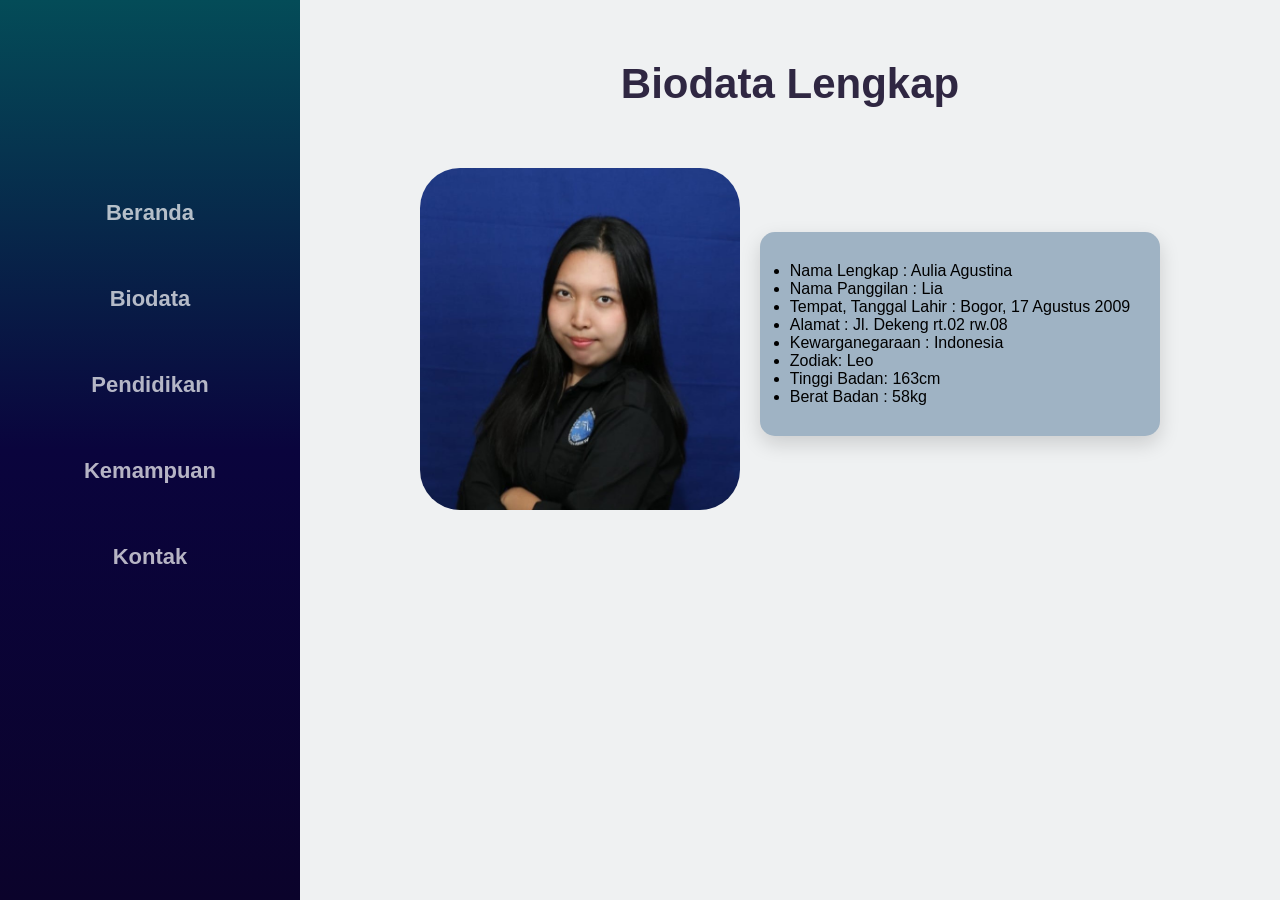
<file: biodata.html>
<!DOCTYPE html>
<html lang="id">
<head>
    <meta charset="UTF-8">
    <meta name="viewport" content="width=device-width, initial-scale=1.0">
    <title>Biodata Lengkap - Aulia</title>
    <link rel="stylesheet" href="biodata.css">
</head>
<body>

<div class="container">
    <aside class="sidebar">
        <nav>
            <ul>
            <li><a href="home.html">Beranda</a></li>
            <li><a href="biodata.html">Biodata</a></li>
            <li><a href="education.html">Pendidikan</a></li>
            <li><a href="skills.html">Kemampuan</a></li>
            <li><a href="contact.html">Kontak</a></li>
            </ul>
        </nav>
    </aside>

    <main class="content">
        <section class="education">
            <h1>Biodata Lengkap</h1>
            <div class="timeline">
            <div class="top-section">
            <img src="poto/pplg.jpeg" class="group-img">

        <div class="timeline-item left">
        <div class="card">
             <ul>
        <li>Nama Lengkap : Aulia Agustina</li>
        <li>Nama Panggilan : Lia</li>
        <li>Tempat, Tanggal Lahir : Bogor, 17 Agustus 2009</li>
        <li>Alamat : Jl. Dekeng rt.02 rw.08</li>
        <li>Kewarganegaraan : Indonesia</li>
        <li>Zodiak: Leo</li>
        <li>Tinggi Badan: 163cm</li>
        <li>Berat Badan : 58kg</li>
            </ul>
        </div>
    </section>
    </main>
</div>
</body>
</html>
</file>
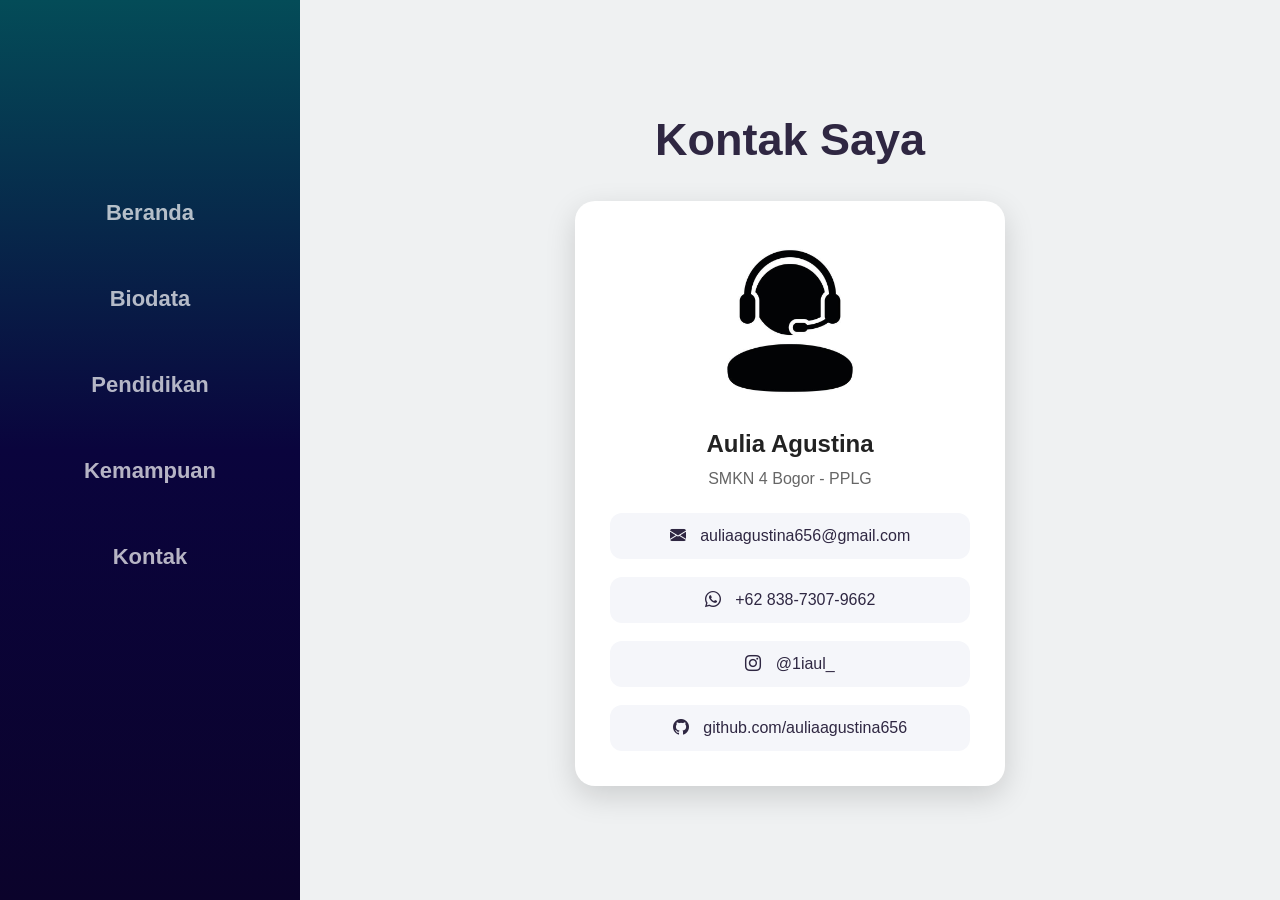
<file: contact.html>
<!DOCTYPE html>
<html lang="id">
<head>
    <meta charset="UTF-8">
    <meta name="viewport" content="width=device-width, initial-scale=1.0">
    <title>Contact - Aulia</title>
    <link rel="stylesheet" href="contact.css">

    <link rel="stylesheet"
    href="https://cdn.jsdelivr.net/npm/bootstrap-icons@1.11.3/font/bootstrap-icons.min.css">
</head>
<body>

<div class="container">
    <aside class="sidebar">
        <nav>
            <ul>
            <li><a href="home.html">Beranda</a></li>
            <li><a href="biodata.html">Biodata</a></li>
            <li><a href="education.html">Pendidikan</a></li>
            <li><a href="skills.html">Kemampuan</a></li>
            <li><a href="contact.html">Kontak</a></li>
            </ul>
        </nav>
    </aside>

    <main class="content">
        <h1>Kontak Saya</h1>
        <div class="contact-card">
            <img src="poto/App_contact.jpg">
            <h2>Aulia Agustina</h2>
            <p>SMKN 4 Bogor - PPLG</p>

        <div class="contact-list">
                <a href="mailto:auliaagustina656@gmail.com">
                    <i class="bi bi-envelope-fill"></i>
                    auliaagustina656@gmail.com
                </a>
                <a href="https://wa.me/6283873079662">
                    <i class="bi bi-whatsapp"></i>
                    +62 838-7307-9662
                </a>
                <a href="https://instagram.com/1iaul_">
                    <i class="bi bi-instagram"></i>
                    @1iaul_
                </a>
                <a href="https://github.com/auliaagustina656">
                    <i class="bi bi-github"></i>
                    github.com/auliaagustina656
                </a>
            </div>
        </div>
    </main>
</div>
</body>
</html>
</file>
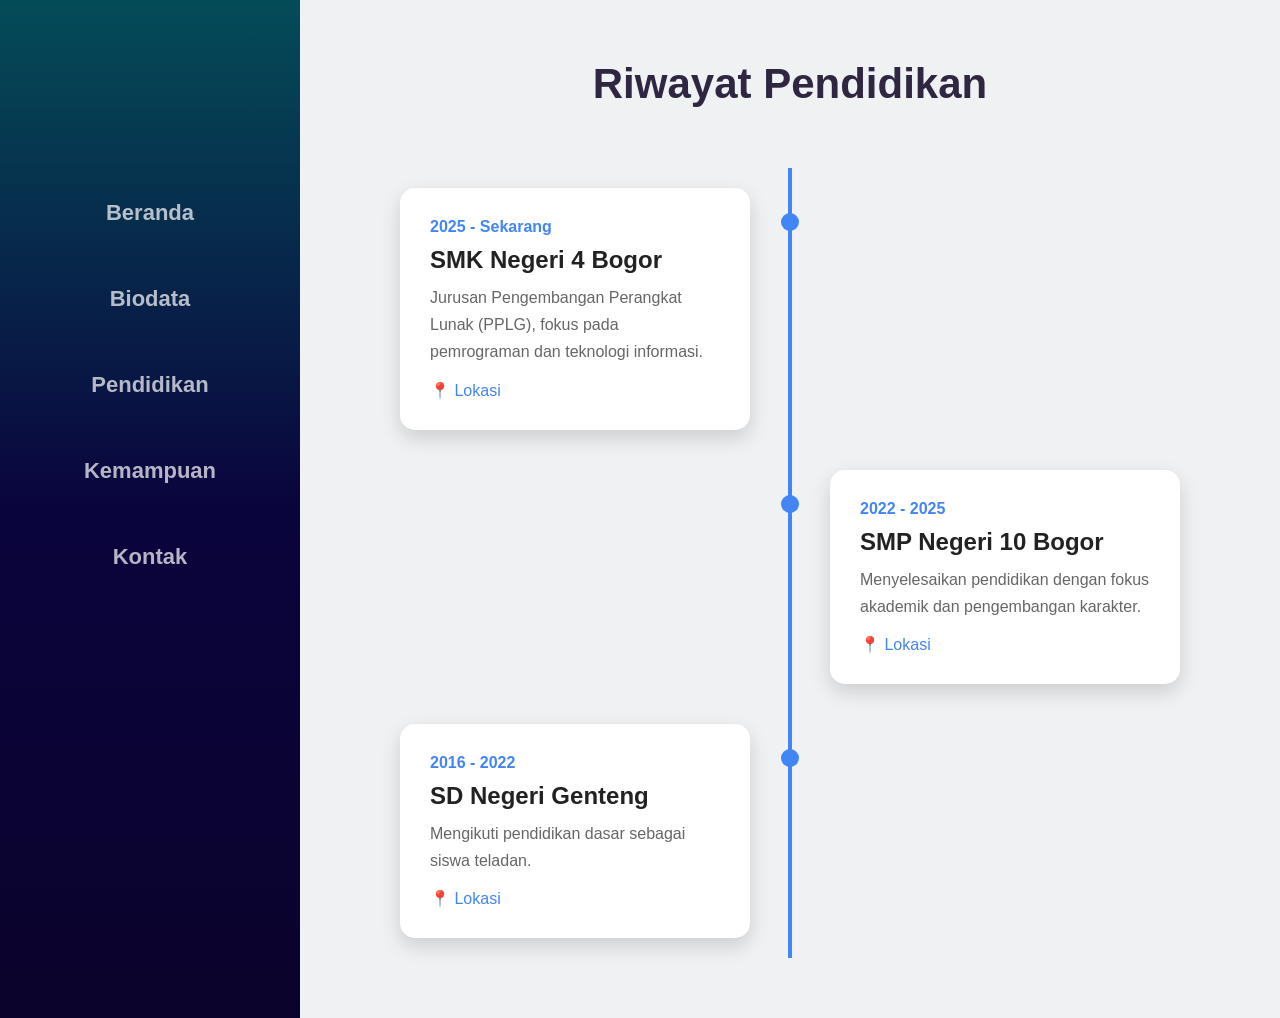
<file: education.html>
<!DOCTYPE html>
<html lang="id">
<head>
    <meta charset="UTF-8">
    <meta name="viewport" content="width=device-width, initial-scale=1.0">
    <title>Riwayat Pendidikan - Aulia</title>
    <link rel="stylesheet" href="education.css">
</head>
<body>

<div class="container">
    <aside class="sidebar">
        <nav>
            <ul>
            <li><a href="home.html">Beranda</a></li>
            <li><a href="biodata.html">Biodata</a></li>
            <li><a href="education.html">Pendidikan</a></li>
            <li><a href="skills.html">Kemampuan</a></li>
            <li><a href="contact.html">Kontak</a></li>
            </ul>
        </nav>
    </aside>

    <main class="content">
        <section class="education">
            <h1>Riwayat Pendidikan</h1>

    <div class="timeline">
        <div class="timeline-item left">
         <div class="card">
            <span class="year">2025 - Sekarang</span>
                <h2>SMK Negeri 4 Bogor</h2>
                         <p>
                            Jurusan Pengembangan Perangkat Lunak (PPLG), fokus pada
                            pemrograman dan teknologi informasi.
                        </p>
                        <a href="https://maps.app.goo.gl/9NrUi2TdLKd6jtH27">📍 Lokasi</a>
                    </div>
                </div>

                <div class="timeline-item right">
                    <div class="card">
                        <span class="year">2022 - 2025</span>
                        <h2>SMP Negeri 10 Bogor</h2>
                        <p>
                            Menyelesaikan pendidikan dengan fokus akademik dan
                            pengembangan karakter.
                        </p>
                        <a href="https://maps.app.goo.gl/Taj1tAR883RgDF11A">📍 Lokasi</a>
                    </div>
                </div>

                <div class="timeline-item left">
                    <div class="card">
                        <span class="year">2016 - 2022</span>
                        <h2>SD Negeri Genteng</h2>
                        <p>
                            Mengikuti pendidikan dasar sebagai siswa teladan.
                        </p>
                        <a href="https://maps.app.goo.gl/bbD2adRdgEkiEUB4A">📍 Lokasi</a>
                    </div>
                </div>
            </div>
        </section>
    </main>
</div>
</body>
</html>
</file>
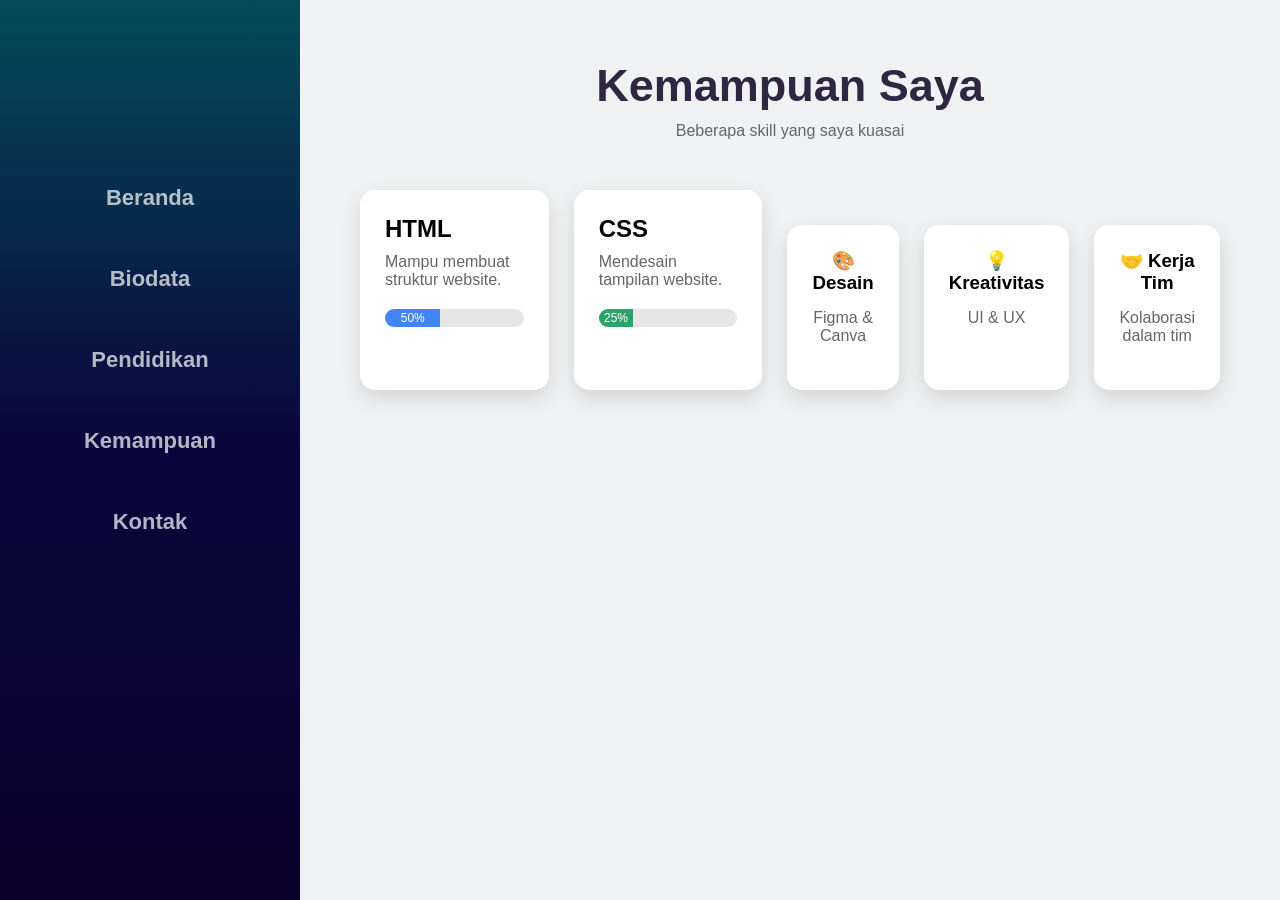
<file: skills.html>
<!DOCTYPE html>
<html lang="id">
<head>
    <meta charset="UTF-8">
    <meta name="viewport" content="width=device-width, initial-scale=1.0">
    <title>Kemampuan - Aulia</title>

    <link rel="stylesheet" href="skills.css">
</head>

<body>

<div class="container">

    <aside class="sidebar">
        <nav>
            <ul>
            <li><a href="home.html">Beranda</a></li>
            <li><a href="biodata.html">Biodata</a></li>
            <li><a href="education.html">Pendidikan</a></li>
            <li><a href="skills.html">Kemampuan</a></li>
            <li><a href="contact.html">Kontak</a></li>
            </ul>
        </nav>
    </aside>

    <main class="content">

        <section class="skills">

            <h1>Kemampuan Saya</h1>
            <p>Beberapa skill yang saya kuasai</p>

            <div class="cards">

                <div class="card">
                    <h2>HTML</h2>
                    <p>Mampu membuat struktur website.</p>

                    <div class="progress">
                        <div class="html">50%</div>
                    </div>
                </div>

                <div class="card">
                    <h2>CSS</h2>
                    <p>Mendesain tampilan website.</p>

                    <div class="progress">
                        <div class="css">25%</div>
                    </div>
                </div>

            <div class="cards bawah">

                <div class="card kecil">
                    <h3>🎨 Desain</h3>
                    <p>Figma & Canva</p>
                </div>

                <div class="card kecil">
                    <h3>💡 Kreativitas</h3>
                    <p>UI & UX</p>
                </div>

                <div class="card kecil">
                    <h3>🤝 Kerja Tim</h3>
                    <p>Kolaborasi dalam tim</p>
                </div>

            </div>

        </section>

    </main>

</div>

</body>
</html>
</file>
<file: biodata.css>
*{
    margin:0;
    padding:0;
    box-sizing:border-box;
    font-family:'Plus Jakarta Sans', sans-serif;
}

body{
    background:#eff1f2;
}

/* Layout */
.container{
    display:grid;
    grid-template-columns:300px 1fr;
    min-height:100vh;
}

/* Sidebar */
.sidebar{
    background:linear-gradient(
        rgb(4,76,88),
        rgb(10,4,61),
        rgb(11,3,43)
    );
    padding-top:140px;
}

.sidebar nav ul{
    list-style:none;
}

.sidebar nav ul li{
    margin:60px 0;
    text-align:center;
}

.sidebar nav ul li a{
    color:#ffffff;
    text-decoration:none;
    font-size:22px;
    font-weight:700;
    opacity:.7;
    transition:.3s;
}

.sidebar nav ul li a:hover{
    opacity:1;
}

/* Content */
.content{
    padding:60px;
}

.education h1{
    text-align:center;
    font-size:42px;
    color:#2f2742;
    margin-bottom:60px;
}

.top-section {
  display: flex;
  justify-content: center;
  align-items: center;
  gap: 20px;
  max-width: 800px;
  margin: 0 auto;  /* bikin bloknya di tengah layar */
}

.group-img {
  width: 320px;   /* sebelumnya 250px */
  border-radius: 40px;
  box-shadow: #bdc4d4;
}

.top-section {
  display: flex;
  justify-content: center;   /* ini yang bikin ke tengah */
  align-items: center;
  gap: 20px;
  text-align: left;
}

/* Timeline */

.card {
  background: #728ca7;
  padding: 20px;
  border-radius: 10px;
  max-width: 700px;
  margin: 20px auto 10px; /* atas 20, bawah 10 */
}

.card {
  background: #728ca7;
  max-width: 700px;
  margin: 10px auto 20px; /* atas 10, bawah 20 */
  padding: 15px 20px;
  border-radius: 10px;

  display: flex;
  justify-content: space-between;
}

.card{
    background:#9fb3c4;
    padding:30px;
    border-radius:15px;
    box-shadow:0 8px 20px rgba(0,0,0,.15);
}


.card h2{
    margin:10px 0;
    color:#222;
}

.card p{
    color:#666;
    line-height:1.7;
}

.card a{
    display:inline-block;
    margin-top:15px;
    color:#4285f4;
    text-decoration:none;
}

/* HP */

@media(max-width:900px){

.container{
    grid-template-columns:1fr;
}

.sidebar{
    padding:30px;
}

.sidebar nav ul{
    display:flex;
    justify-content:space-around;
}

.sidebar nav ul li{
    margin:0;
}

.content{
    padding:20px;
}

.timeline::before{
    left:20px;
}

.timeline-item{
    width:100%;
    left:0!important;
    padding-left:60px;
    padding-right:0;
}

.timeline-item::before{
    left:11px;
}

}
</file>
<file: contact.css>
*{
    margin:0;
    padding:0;
    box-sizing:border-box;
    font-family:'Plus Jakarta Sans',sans-serif;
}

body{
    background:#eff1f2;
}

.container{
    display:grid;
    grid-template-columns:300px 1fr;
    min-height:100vh;
}

/* Sidebar */

.sidebar{
    background:linear-gradient(
        rgb(4,76,88),
        rgb(10,4,61),
        rgb(11,3,43)
    );
    padding-top:140px;
}

.sidebar ul{
    list-style:none;
}

.sidebar li{
    margin:60px 0;
    text-align:center;
}

.sidebar a{
    text-decoration:none;
    color:white;
    font-size:22px;
    font-weight:bold;
    opacity:.7;
    transition:.3s;
}

.sidebar a:hover{
    opacity:1;
}

/* Content */

.content{
    display:flex;
    justify-content:center;
    align-items:center;
    flex-direction:column;
    padding:40px;
}

.content h1{
    font-size:45px;
    color:#2f2742;
    margin-bottom:35px;
}

/* Card */

.contact-card{
    background:white;
    width:430px;
    border-radius:20px;
    padding:35px;
    box-shadow:0 10px 30px rgba(0,0,0,.15);
    text-align:center;
}

.contact-card img{
    width:170px;
    height:170px;
    border-radius:50%;
    object-fit:cover;
    margin-bottom:20px;
}

.contact-card h2{
    color:#222;
}

.contact-card p{
    color:#666;
    margin:12px 0 25px;
}

.contact-list{
    display:flex;
    flex-direction:column;
    gap:18px;
}

.contact-list a{
    text-decoration:none;
    color:#2f2742;
    background:#f5f6fa;
    padding:14px;
    border-radius:12px;
    transition:.3s;
}

.contact-list a:hover{
    background:#567bfb;
    color:white;
}

.contact-list i{
    margin-right:10px;
}

/* Responsive */

@media(max-width:900px){

.container{
    grid-template-columns:1fr;
}

.sidebar{
    padding:30px;
}

.sidebar ul{
    display:flex;
    justify-content:space-around;
}

.sidebar li{
    margin:0;
}

.contact-card{
    width:100%;
    max-width:400px;
}

}
</file>
<file: education.css>
*{
    margin:0;
    padding:0;
    box-sizing:border-box;
    font-family:'Plus Jakarta Sans', sans-serif;
}

body{
    background:#eff1f2;
}

/* Layout */
.container{
    display:grid;
    grid-template-columns:300px 1fr;
    min-height:100vh;
}

/* Sidebar */
.sidebar{
    background:linear-gradient(
        rgb(4,76,88),
        rgb(10,4,61),
        rgb(11,3,43)
    );
    padding-top:140px;
}

.sidebar nav ul{
    list-style:none;
}

.sidebar nav ul li{
    margin:60px 0;
    text-align:center;
}

.sidebar nav ul li a{
    color:#fff;
    text-decoration:none;
    font-size:22px;
    font-weight:700;
    opacity:.7;
    transition:.3s;
}

.sidebar nav ul li a:hover{
    opacity:1;
}

/* Content */
.content{
    padding:60px;
}

.education h1{
    text-align:center;
    font-size:42px;
    color:#2f2742;
    margin-bottom:60px;
}

/* Timeline */

.timeline{
    position:relative;
    max-width:900px;
    margin:auto;
}

.timeline::before{
    content:"";
    position:absolute;
    width:4px;
    background:#4285f4;
    top:0;
    bottom:0;
    left:50%;
    transform:translateX(-50%);
}

.timeline-item{
    position:relative;
    width:50%;
    padding:20px 40px;
}

.timeline-item.left{
    left:0;
}

.timeline-item.right{
    left:50%;
}

.timeline-item::before{
    content:"";
    position:absolute;
    width:18px;
    height:18px;
    background:#4285f4;
    border-radius:50%;
    top:45px;
    z-index:2;
}

.timeline-item.left::before{
    right:-9px;
}

.timeline-item.right::before{
    left:-9px;
}

.card{
    background:#fff;
    padding:30px;
    border-radius:15px;
    box-shadow:0 8px 20px rgba(0,0,0,.15);
}

.year{
    color:#4285f4;
    font-weight:bold;
}

.card h2{
    margin:10px 0;
    color:#222;
}

.card p{
    color:#666;
    line-height:1.7;
}

.card a{
    display:inline-block;
    margin-top:15px;
    color:#4285f4;
    text-decoration:none;
}

/* HP */

@media(max-width:900px){

.container{
    grid-template-columns:1fr;
}

.sidebar{
    padding:30px;
}

.sidebar nav ul{
    display:flex;
    justify-content:space-around;
}

.sidebar nav ul li{
    margin:0;
}

.content{
    padding:20px;
}

.timeline::before{
    left:20px;
}

.timeline-item{
    width:100%;
    left:0!important;
    padding-left:60px;
    padding-right:0;
}

.timeline-item::before{
    left:11px;
}

}
</file>
<file: skills.css>
*{
    margin:0;
    padding:0;
    box-sizing:border-box;
    font-family:'Plus Jakarta Sans',sans-serif;
}

body{
    background:#eff1f2;
}

.container{
    display:grid;
    grid-template-columns:300px 1fr;
    min-height:100vh;
}

/* Sidebar */

.sidebar{
    background:linear-gradient(
        rgb(4,76,88),
        rgb(10,4,61),
        rgb(11,3,43)
    );
    padding-top:130px;
}

.sidebar ul{
    list-style:none;
}

.sidebar li{
    text-align:center;
    margin:55px 0;
}

.sidebar a{
    color:white;
    text-decoration:none;
    font-size:22px;
    font-weight:bold;
    opacity:.7;
    transition:.3s;
}

.sidebar a:hover{
    opacity:1;
}

/* Content */

.content{
    padding:60px;
}

.skills h1{
    text-align:center;
    font-size:45px;
    color:#2f2742;
}

.skills>p{
    text-align:center;
    color:#666;
    margin:10px 0 50px;
}

.cards{
    display:grid;
    grid-template-columns:repeat(3,1fr);
    gap:25px;
}

.card{
    background:white;
    padding:25px;
    border-radius:15px;
    box-shadow:0 8px 20px rgba(0,0,0,.12);
}

.card h2{
    margin-bottom:10px;
}

.card p{
    color:#666;
    margin-bottom:20px;
}

.progress{
    background:#e6e6e6;
    height:18px;
    border-radius:20px;
    overflow:hidden;
}

.progress div{
    height:100%;
    color:white;
    text-align:center;
    line-height:18px;
    font-size:12px;
}

.html{
    width:40%;
    background:#4285f4;
}

.css{
    width:25%;
    background:#2ca36b;
}


.bawah{
    margin-top:35px;
}

.kecil{
    text-align:center;
}

.kecil h3{
    margin-bottom:15px;
}

@media(max-width:900px){

.container{
    grid-template-columns:1fr;
}

.sidebar{
    padding:30px;
}

.sidebar ul{
    display:flex;
    justify-content:space-around;
}

.sidebar li{
    margin:0;
}

.cards{
    grid-template-columns:1fr;
}

.content{
    padding:25px;
}

}
</file>
